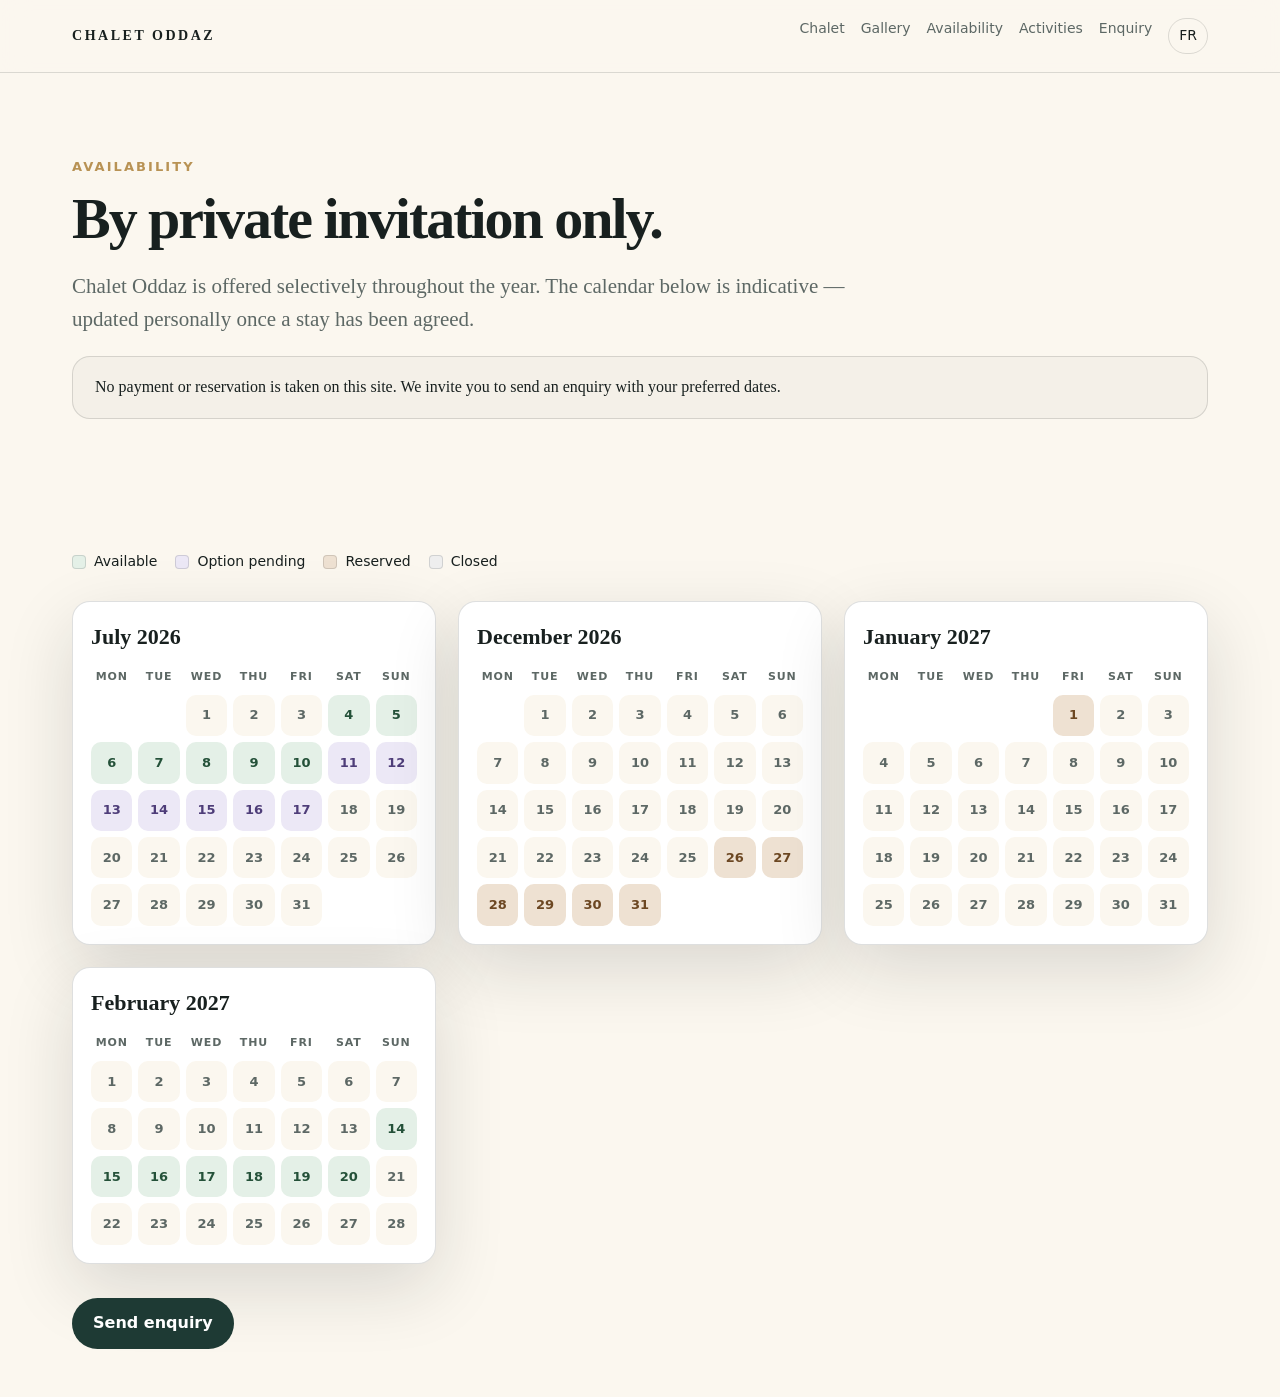
<file: availability/index.html>
<!doctype html>
<html lang="en">
<head>
  <meta charset="utf-8" />
  <meta name="viewport" content="width=device-width, initial-scale=1" />
  <title>Availability | Chalet Oddaz Samoëns</title>
  <meta name="description" content="Chalet Oddaz is offered selectively throughout the year. Enquire privately for your preferred dates." />
  <link rel="stylesheet" href="/assets/styles.css" />
  <link rel="alternate" hreflang="en" href="/" />
  <link rel="alternate" hreflang="fr" href="/fr/" />
</head>
<body>
<header class="site-header">
  <nav class="nav" aria-label="Main navigation">
    <a class="brand" href="/">Chalet Oddaz</a>
    <div class="nav-links">
      <a href="/chalet/">Chalet</a>
      <a href="/gallery/">Gallery</a>
      <a href="/availability/">Availability</a>
      <a href="/location/">Activities</a>
      <a href="/enquiry/">Enquiry</a>
      <a class="lang" href="/fr/disponibilites/">FR</a>
    </div>
  </nav>
</header>

<main><section class="section"><p class="kicker">Availability</p><h2>By private invitation only.</h2><p class="lead">Chalet Oddaz is offered selectively throughout the year. The calendar below is indicative — updated personally once a stay has been agreed.</p><div class="notice">No payment or reservation is taken on this site. We invite you to send an enquiry with your preferred dates.</div></section>
<section class="section tight">
  <div data-availability-calendar class="availability-calendar">
    <p class="muted">Loading availability…</p>
  </div>
  <div class="actions"><a class="button dark" href="/enquiry/">Send enquiry</a></div>
</section></main>
<script src="/assets/site.js"></script>
</body>
</html>
</file>
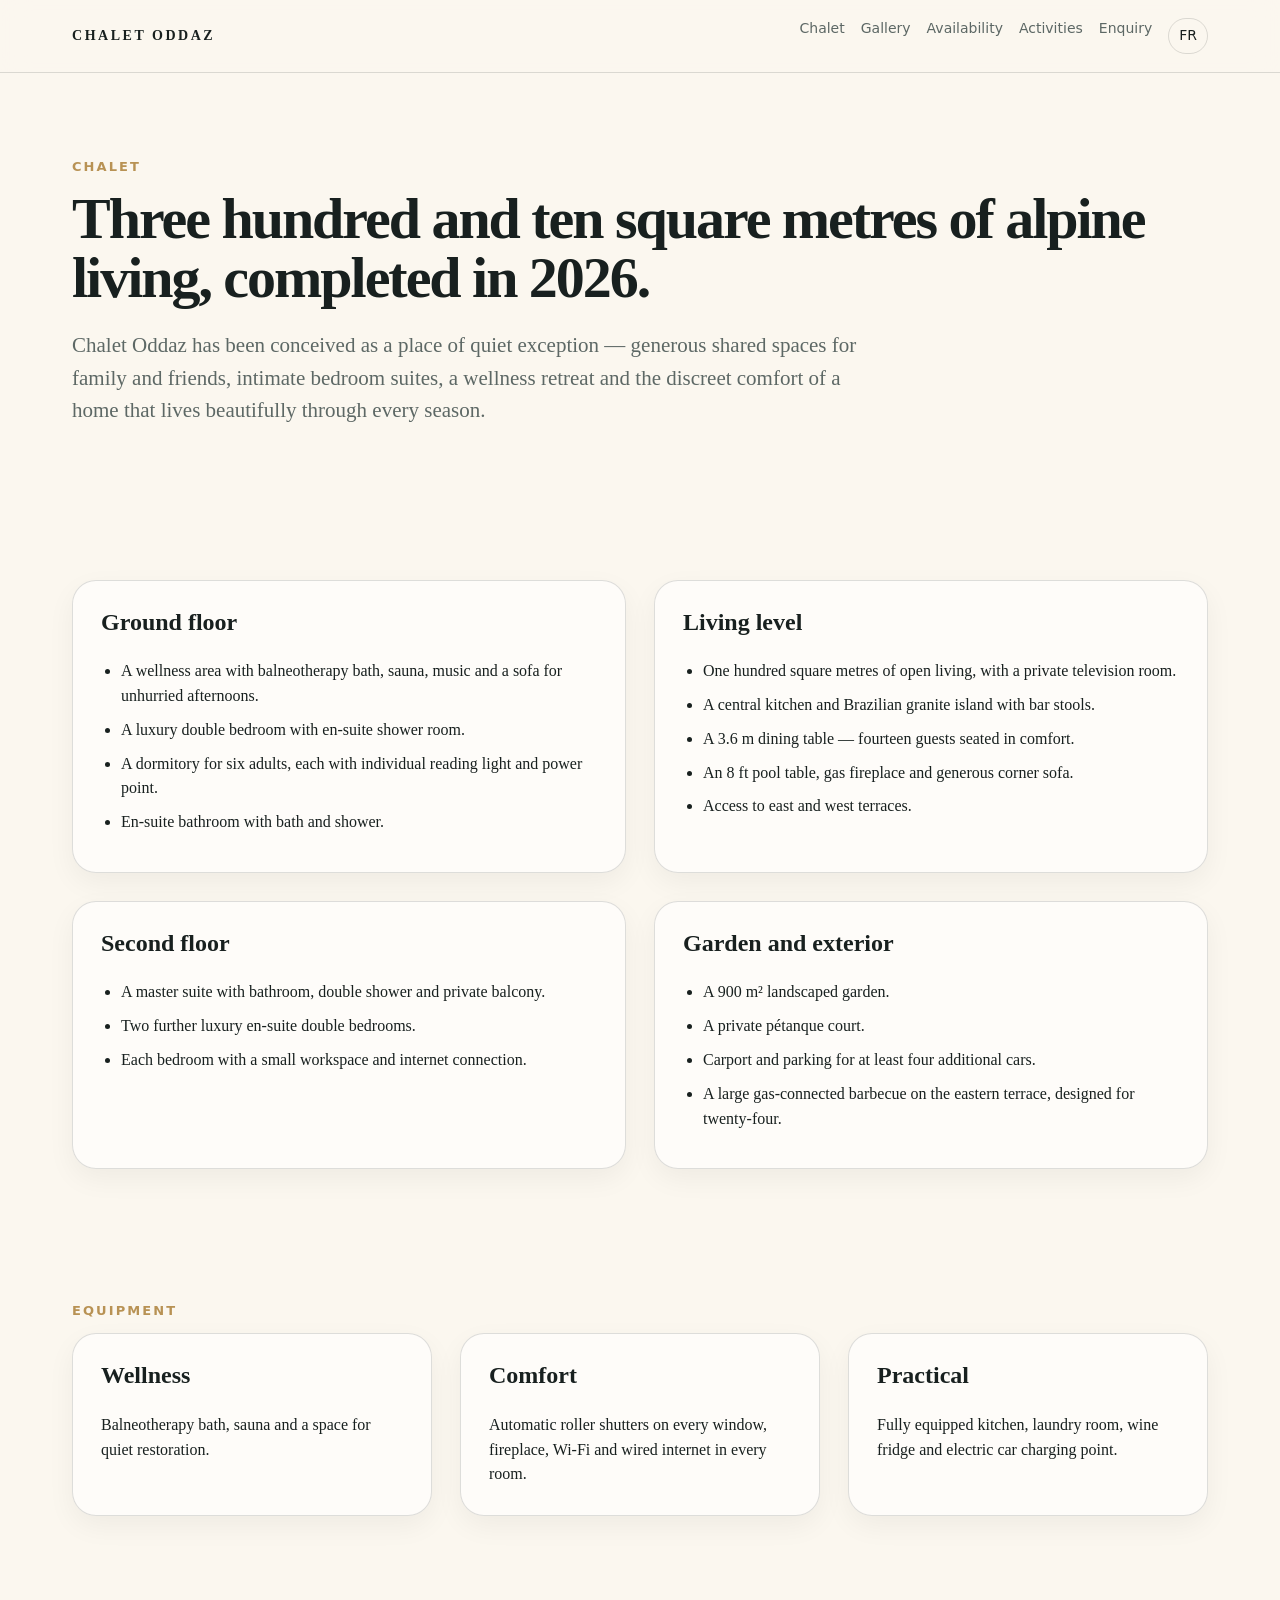
<file: chalet/index.html>
<!doctype html>
<html lang="en">
<head>
  <meta charset="utf-8" />
  <meta name="viewport" content="width=device-width, initial-scale=1" />
  <title>Chalet | Chalet Oddaz Samoëns</title>
  <meta name="description" content="Discover Chalet Oddaz — 310 m² of refined alpine living: bedrooms, shared spaces, wellness area, garden and the quiet art of gathering." />
  <link rel="stylesheet" href="/assets/styles.css" />
  <link rel="alternate" hreflang="en" href="/" />
  <link rel="alternate" hreflang="fr" href="/fr/" />
</head>
<body>
<header class="site-header">
  <nav class="nav" aria-label="Main navigation">
    <a class="brand" href="/">Chalet Oddaz</a>
    <div class="nav-links">
      <a href="/chalet/">Chalet</a>
      <a href="/gallery/">Gallery</a>
      <a href="/availability/">Availability</a>
      <a href="/location/">Activities</a>
      <a href="/enquiry/">Enquiry</a>
      <a class="lang" href="/fr/chalet/">FR</a>
    </div>
  </nav>
</header>

<main>
<section class="section">
  <p class="kicker">Chalet</p>
  <h2>Three hundred and ten square metres of alpine living, completed in 2026.</h2>
  <p class="lead">Chalet Oddaz has been conceived as a place of quiet exception — generous shared spaces for family and friends, intimate bedroom suites, a wellness retreat and the discreet comfort of a home that lives beautifully through every season.</p>
</section>
<section class="section tight grid two">
  <div class="card"><h3>Ground floor</h3><ul class="list-clean"><li>A wellness area with balneotherapy bath, sauna, music and a sofa for unhurried afternoons.</li><li>A luxury double bedroom with en-suite shower room.</li><li>A dormitory for six adults, each with individual reading light and power point.</li><li>En-suite bathroom with bath and shower.</li></ul></div>
  <div class="card"><h3>Living level</h3><ul class="list-clean"><li>One hundred square metres of open living, with a private television room.</li><li>A central kitchen and Brazilian granite island with bar stools.</li><li>A 3.6 m dining table — fourteen guests seated in comfort.</li><li>An 8 ft pool table, gas fireplace and generous corner sofa.</li><li>Access to east and west terraces.</li></ul></div>
  <div class="card"><h3>Second floor</h3><ul class="list-clean"><li>A master suite with bathroom, double shower and private balcony.</li><li>Two further luxury en-suite double bedrooms.</li><li>Each bedroom with a small workspace and internet connection.</li></ul></div>
  <div class="card"><h3>Garden and exterior</h3><ul class="list-clean"><li>A 900 m² landscaped garden.</li><li>A private pétanque court.</li><li>Carport and parking for at least four additional cars.</li><li>A large gas-connected barbecue on the eastern terrace, designed for twenty-four.</li></ul></div>
</section>
<section class="section">
  <p class="kicker">Equipment</p>
  <div class="grid three">
    <div class="card"><h3>Wellness</h3><p>Balneotherapy bath, sauna and a space for quiet restoration.</p></div>
    <div class="card"><h3>Comfort</h3><p>Automatic roller shutters on every window, fireplace, Wi‑Fi and wired internet in every room.</p></div>
    <div class="card"><h3>Practical</h3><p>Fully equipped kitchen, laundry room, wine fridge and electric car charging point.</p></div>
  </div>
</section>
</main>

<script src="/assets/site.js"></script>
</body>
</html>
</file>
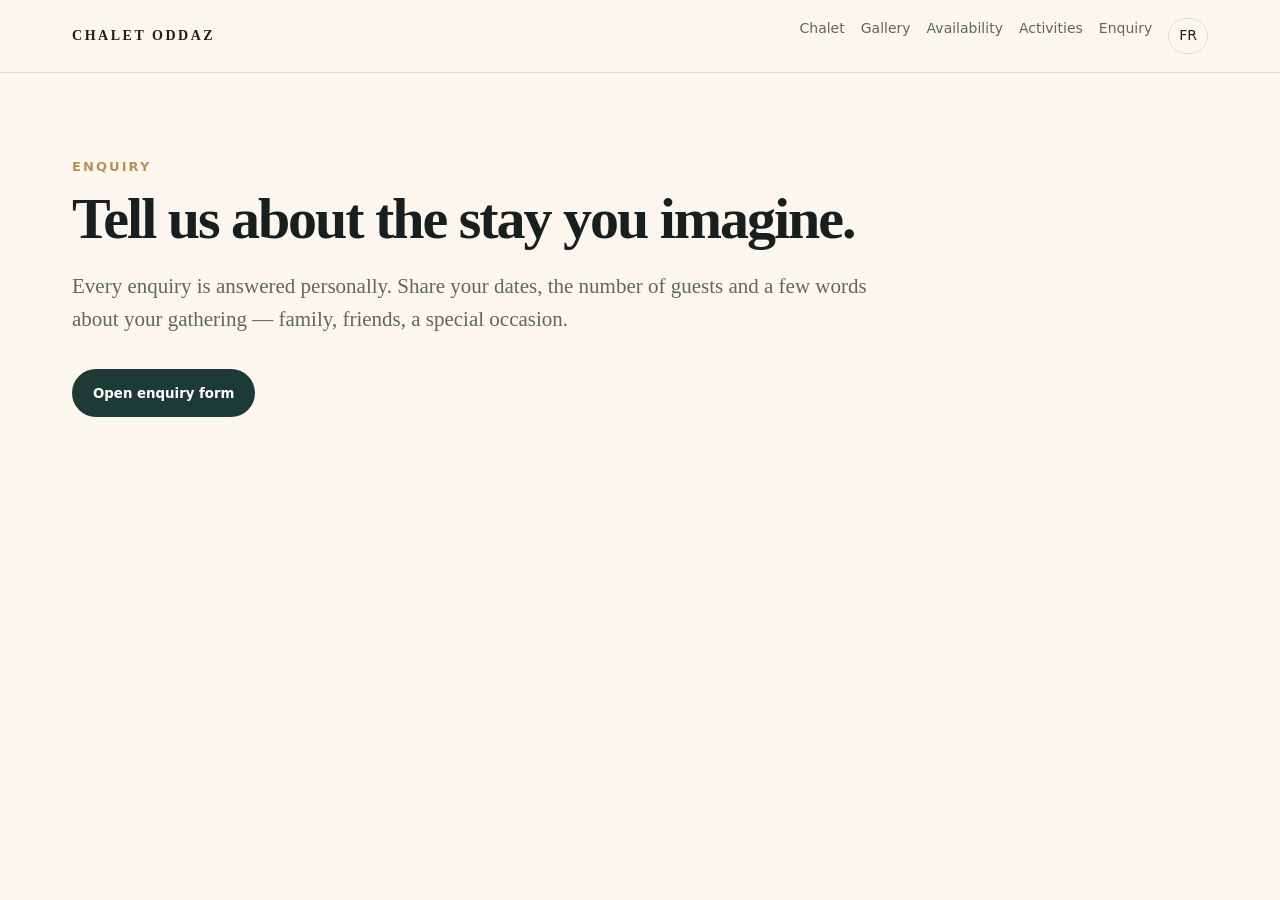
<file: enquiry/index.html>
<!doctype html>
<html lang="en">
<head>
  <meta charset="utf-8" />
  <meta name="viewport" content="width=device-width, initial-scale=1" />
  <title>Rental Enquiry | Chalet Oddaz Samoëns</title>
  <meta name="description" content="Send a private enquiry to stay at Chalet Oddaz in Samoëns — we welcome your dates and a few words about your gathering." />
  <link rel="stylesheet" href="/assets/styles.css" />
  <link rel="alternate" hreflang="en" href="/" />
  <link rel="alternate" hreflang="fr" href="/fr/" />
</head>
<body>
<header class="site-header">
  <nav class="nav" aria-label="Main navigation">
    <a class="brand" href="/">Chalet Oddaz</a>
    <div class="nav-links">
      <a href="/chalet/">Chalet</a>
      <a href="/gallery/">Gallery</a>
      <a href="/availability/">Availability</a>
      <a href="/location/">Activities</a>
      <a href="/enquiry/">Enquiry</a>
      <a class="lang" href="/fr/demande/">FR</a>
    </div>
  </nav>
</header>

<main>
  <section class="section">
    <p class="kicker">Enquiry</p>
    <h2>Tell us about the stay you imagine.</h2>
    <p class="lead">Every enquiry is answered personally. Share your dates, the number of guests and a few words about your gathering — family, friends, a special occasion.</p>
    <div class="actions">
      <button type="button" class="button dark" data-open-enquiry>Open enquiry form</button>
    </div>
  </section>
</main>

<dialog class="enquiry-dialog" data-enquiry-dialog>
  <div class="enquiry-dialog-inner">
    <button type="button" class="enquiry-close" data-close-enquiry aria-label="Close form">&times;</button>
    <h3>Enquiry form</h3>
    <p class="muted">All fields marked with * are required.</p>
    <form class="enquiry-form" data-enquiry-form data-contact-email="hh2015ltd@gmail.com">
      <div class="form-field">
        <label for="enquiry-name">Name *</label>
        <input id="enquiry-name" name="name" type="text" autocomplete="name" required />
      </div>
      <div class="form-field">
        <label for="enquiry-email">Email *</label>
        <input id="enquiry-email" name="email" type="email" autocomplete="email" required />
      </div>
      <div class="form-field">
        <label for="enquiry-phone">Phone</label>
        <input id="enquiry-phone" name="phone" type="tel" autocomplete="tel" />
      </div>
      <div class="form-grid two">
        <div class="form-field">
          <label for="enquiry-arrival">Arrival date *</label>
          <input id="enquiry-arrival" name="arrival" type="date" required />
        </div>
        <div class="form-field">
          <label for="enquiry-departure">Departure date *</label>
          <input id="enquiry-departure" name="departure" type="date" required />
        </div>
      </div>
      <div class="form-field">
        <label for="enquiry-guests">Number of guests *</label>
        <input id="enquiry-guests" name="guests" type="number" min="1" max="14" required />
      </div>
      <div class="form-field">
        <label for="enquiry-message">Message *</label>
        <textarea id="enquiry-message" name="message" rows="5" required></textarea>
      </div>
      <p class="form-feedback" data-enquiry-feedback hidden></p>
      <div class="actions">
        <button type="submit" class="button dark">Send enquiry</button>
        <button type="button" class="button light" data-close-enquiry>Cancel</button>
      </div>
    </form>
  </div>
</dialog>
<script src="/assets/site.js"></script>
</body>
</html>
</file>
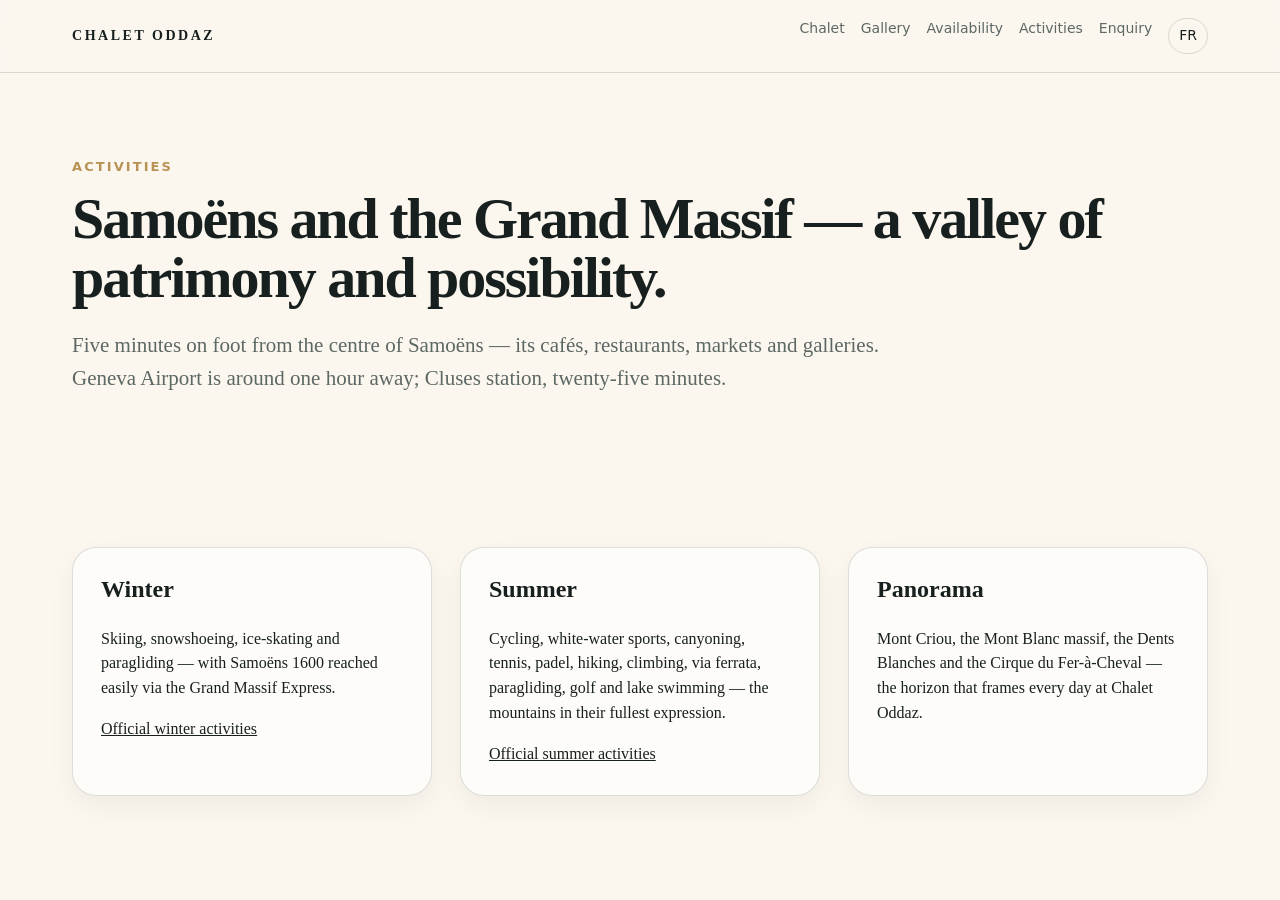
<file: location/index.html>
<!doctype html>
<html lang="en">
<head>
  <meta charset="utf-8" />
  <meta name="viewport" content="width=device-width, initial-scale=1" />
  <title>Activities | Chalet Oddaz Samoëns</title>
  <meta name="description" content="Winter and summer in Samoëns — skiing, hiking and the open valley panorama from Chalet Oddaz, five minutes from the village heart." />
  <link rel="stylesheet" href="/assets/styles.css" />
  <link rel="alternate" hreflang="en" href="/" />
  <link rel="alternate" hreflang="fr" href="/fr/" />
</head>
<body>
<header class="site-header">
  <nav class="nav" aria-label="Main navigation">
    <a class="brand" href="/">Chalet Oddaz</a>
    <div class="nav-links">
      <a href="/chalet/">Chalet</a>
      <a href="/gallery/">Gallery</a>
      <a href="/availability/">Availability</a>
      <a href="/location/">Activities</a>
      <a href="/enquiry/">Enquiry</a>
      <a class="lang" href="/fr/localisation/">FR</a>
    </div>
  </nav>
</header>

<main><section class="section"><p class="kicker">Activities</p><h2>Samoëns and the Grand Massif — a valley of patrimony and possibility.</h2><p class="lead">Five minutes on foot from the centre of Samoëns — its cafés, restaurants, markets and galleries. Geneva Airport is around one hour away; Cluses station, twenty-five minutes.</p></section>
<section class="section tight grid three"><div class="card"><h3>Winter</h3><p>Skiing, snowshoeing, ice-skating and paragliding — with Samoëns 1600 reached easily via the Grand Massif Express.</p><p><a href="https://www.samoens.com/en/activities-in-samoens/winter-activities-2/">Official winter activities</a></p></div><div class="card"><h3>Summer</h3><p>Cycling, white-water sports, canyoning, tennis, padel, hiking, climbing, via ferrata, paragliding, golf and lake swimming — the mountains in their fullest expression.</p><p><a href="https://www.samoens.com/en/activities-in-samoens/enjoy-a-great-summer-in-the-mountains/">Official summer activities</a></p></div><div class="card"><h3>Panorama</h3><p>Mont Criou, the Mont Blanc massif, the Dents Blanches and the Cirque du Fer-à-Cheval — the horizon that frames every day at Chalet Oddaz.</p></div></section></main>
<script src="/assets/site.js"></script>
</body>
</html>
</file>
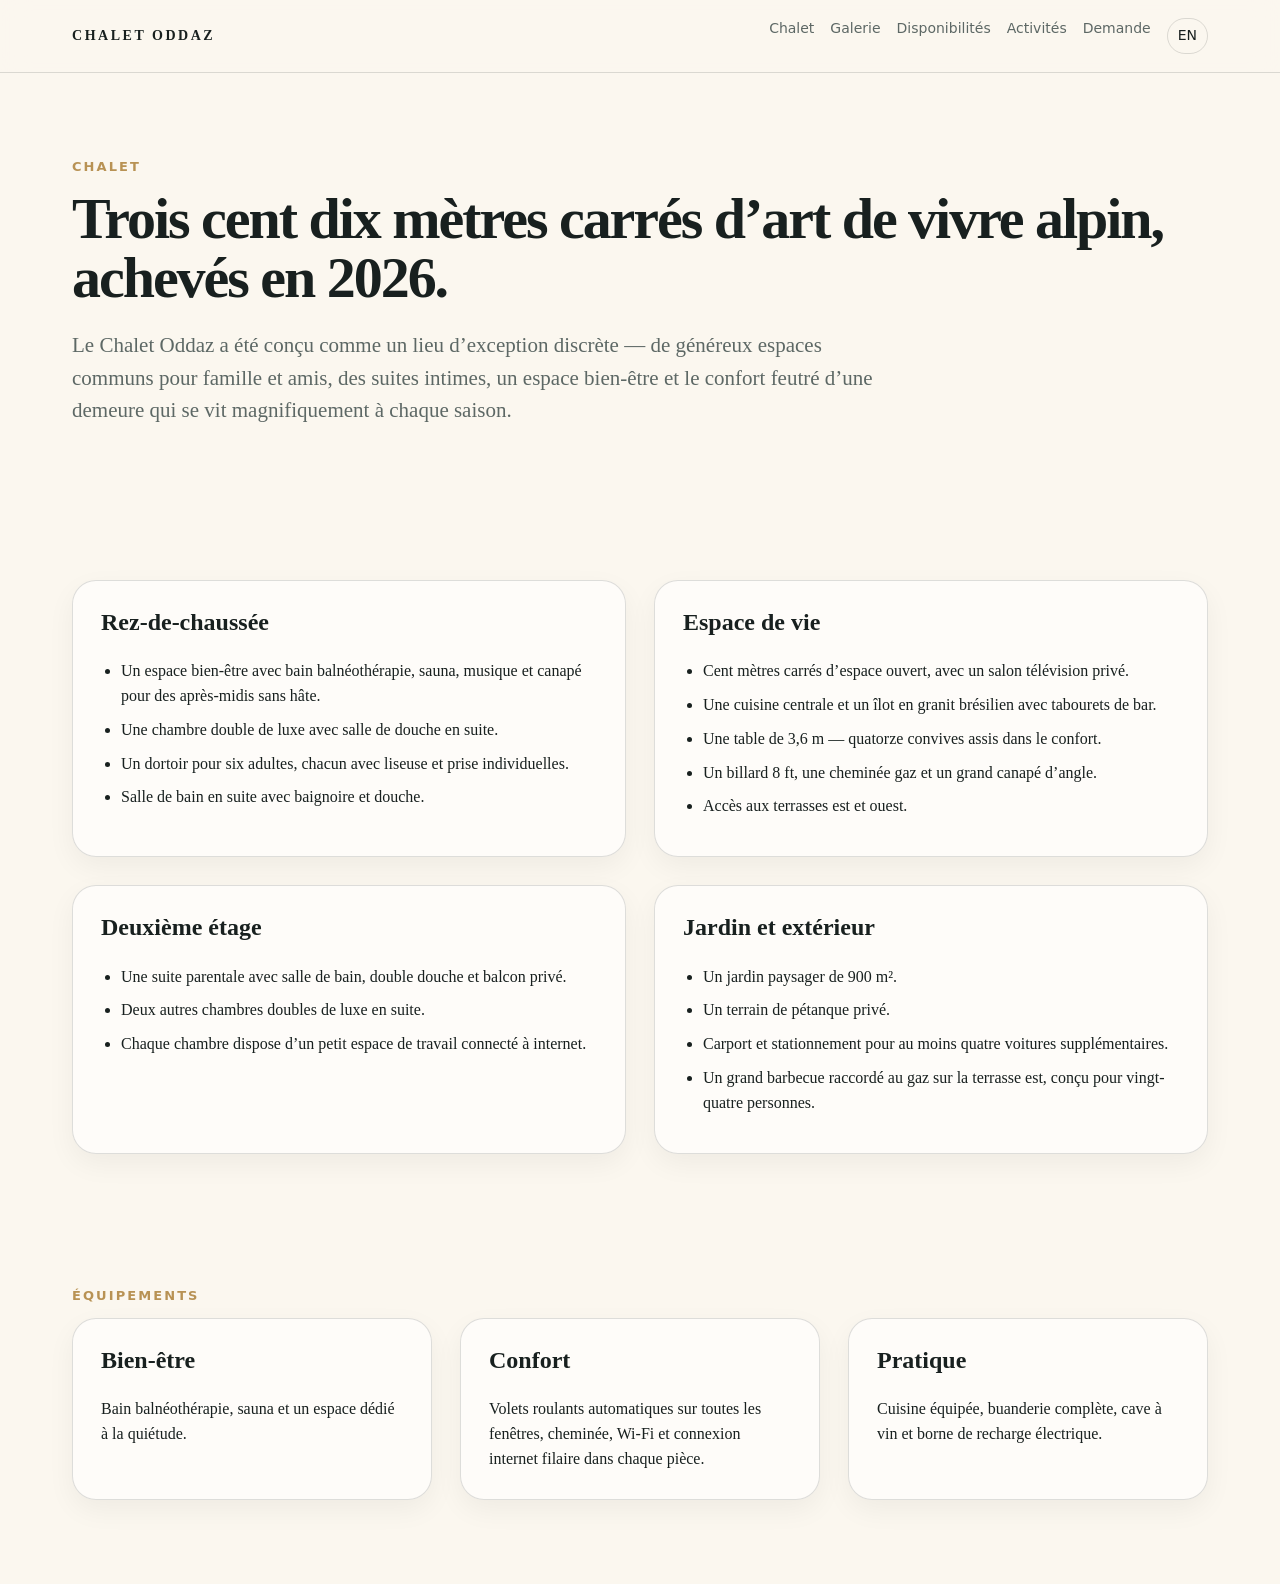
<file: fr/chalet/index.html>
<!doctype html>
<html lang="fr">
<head>
  <meta charset="utf-8" />
  <meta name="viewport" content="width=device-width, initial-scale=1" />
  <title>Chalet | Chalet Oddaz Samoëns</title>
  <meta name="description" content="Découvrez le Chalet Oddaz — 310 m² d’art de vivre alpin : chambres, espaces de vie, espace bien-être, jardin et l’intimité des retrouvailles." />
  <link rel="stylesheet" href="/assets/styles.css" />
  <link rel="alternate" hreflang="en" href="/" />
  <link rel="alternate" hreflang="fr" href="/fr/" />
</head>
<body>
<header class="site-header">
  <nav class="nav" aria-label="Main navigation">
    <a class="brand" href="/fr/">Chalet Oddaz</a>
    <div class="nav-links">
      <a href="/fr/chalet/">Chalet</a>
      <a href="/fr/galerie/">Galerie</a>
      <a href="/fr/disponibilites/">Disponibilités</a>
      <a href="/fr/localisation/">Activités</a>
      <a href="/fr/demande/">Demande</a>
      <a class="lang" href="/chalet/">EN</a>
    </div>
  </nav>
</header>

<main>
<section class="section">
  <p class="kicker">Chalet</p>
  <h2>Trois cent dix mètres carrés d’art de vivre alpin, achevés en 2026.</h2>
  <p class="lead">Le Chalet Oddaz a été conçu comme un lieu d’exception discrète — de généreux espaces communs pour famille et amis, des suites intimes, un espace bien-être et le confort feutré d’une demeure qui se vit magnifiquement à chaque saison.</p>
</section>
<section class="section tight grid two">
  <div class="card"><h3>Rez-de-chaussée</h3><ul class="list-clean"><li>Un espace bien-être avec bain balnéothérapie, sauna, musique et canapé pour des après-midis sans hâte.</li><li>Une chambre double de luxe avec salle de douche en suite.</li><li>Un dortoir pour six adultes, chacun avec liseuse et prise individuelles.</li><li>Salle de bain en suite avec baignoire et douche.</li></ul></div>
  <div class="card"><h3>Espace de vie</h3><ul class="list-clean"><li>Cent mètres carrés d’espace ouvert, avec un salon télévision privé.</li><li>Une cuisine centrale et un îlot en granit brésilien avec tabourets de bar.</li><li>Une table de 3,6 m — quatorze convives assis dans le confort.</li><li>Un billard 8 ft, une cheminée gaz et un grand canapé d’angle.</li><li>Accès aux terrasses est et ouest.</li></ul></div>
  <div class="card"><h3>Deuxième étage</h3><ul class="list-clean"><li>Une suite parentale avec salle de bain, double douche et balcon privé.</li><li>Deux autres chambres doubles de luxe en suite.</li><li>Chaque chambre dispose d’un petit espace de travail connecté à internet.</li></ul></div>
  <div class="card"><h3>Jardin et extérieur</h3><ul class="list-clean"><li>Un jardin paysager de 900 m².</li><li>Un terrain de pétanque privé.</li><li>Carport et stationnement pour au moins quatre voitures supplémentaires.</li><li>Un grand barbecue raccordé au gaz sur la terrasse est, conçu pour vingt-quatre personnes.</li></ul></div>
</section>
<section class="section">
  <p class="kicker">Équipements</p>
  <div class="grid three">
    <div class="card"><h3>Bien-être</h3><p>Bain balnéothérapie, sauna et un espace dédié à la quiétude.</p></div>
    <div class="card"><h3>Confort</h3><p>Volets roulants automatiques sur toutes les fenêtres, cheminée, Wi‑Fi et connexion internet filaire dans chaque pièce.</p></div>
    <div class="card"><h3>Pratique</h3><p>Cuisine équipée, buanderie complète, cave à vin et borne de recharge électrique.</p></div>
  </div>
</section>
</main>

<script src="/assets/site.js"></script>
</body>
</html>
</file>
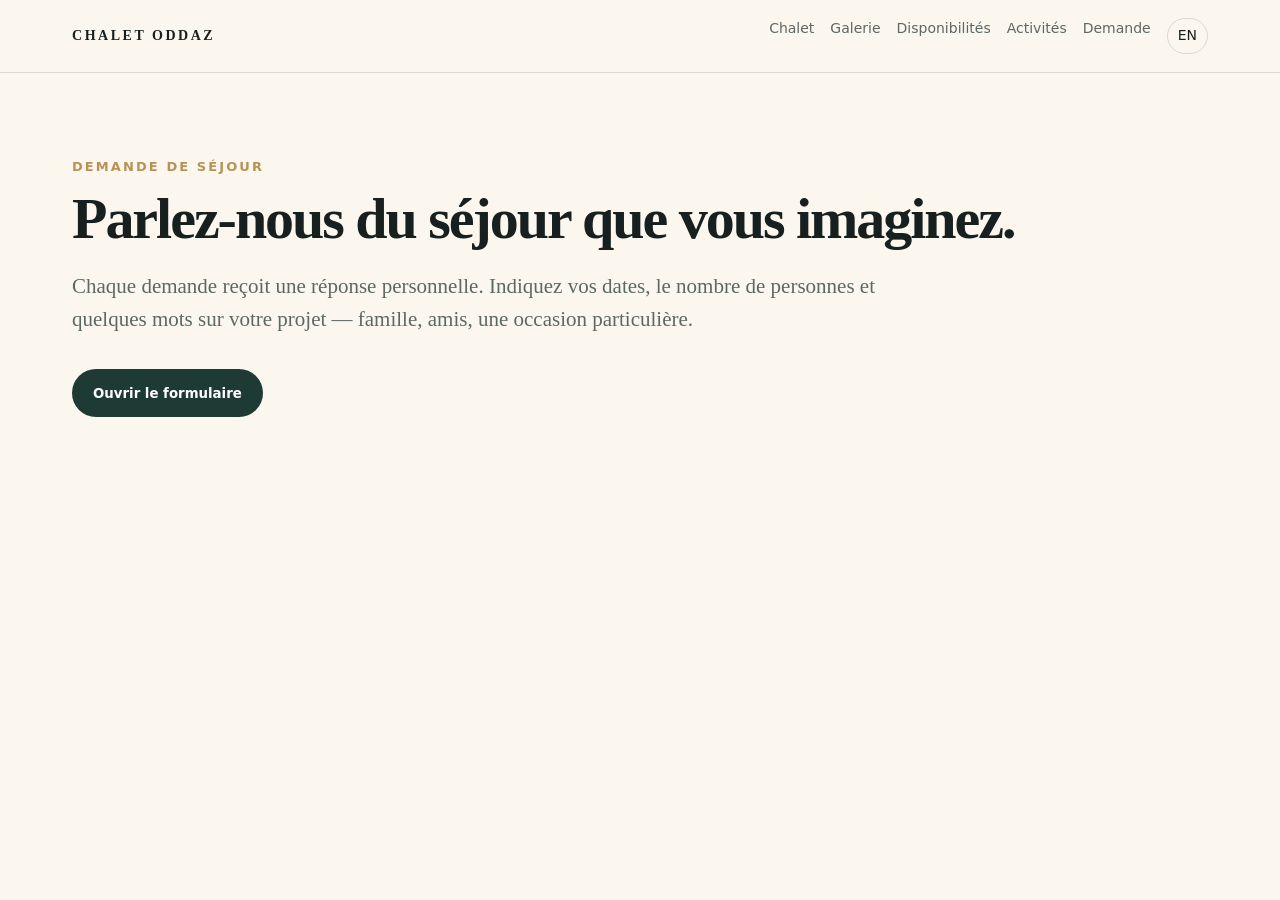
<file: fr/demande/index.html>
<!doctype html>
<html lang="fr">
<head>
  <meta charset="utf-8" />
  <meta name="viewport" content="width=device-width, initial-scale=1" />
  <title>Demande de séjour | Chalet Oddaz Samoëns</title>
  <meta name="description" content="Envoyez une demande privée pour séjourner au Chalet Oddaz à Samoëns — vos dates et quelques mots sur votre projet de séjour." />
  <link rel="stylesheet" href="/assets/styles.css" />
  <link rel="alternate" hreflang="en" href="/" />
  <link rel="alternate" hreflang="fr" href="/fr/" />
</head>
<body>
<header class="site-header">
  <nav class="nav" aria-label="Main navigation">
    <a class="brand" href="/fr/">Chalet Oddaz</a>
    <div class="nav-links">
      <a href="/fr/chalet/">Chalet</a>
      <a href="/fr/galerie/">Galerie</a>
      <a href="/fr/disponibilites/">Disponibilités</a>
      <a href="/fr/localisation/">Activités</a>
      <a href="/fr/demande/">Demande</a>
      <a class="lang" href="/enquiry/">EN</a>
    </div>
  </nav>
</header>

<main>
  <section class="section">
    <p class="kicker">Demande de séjour</p>
    <h2>Parlez-nous du séjour que vous imaginez.</h2>
    <p class="lead">Chaque demande reçoit une réponse personnelle. Indiquez vos dates, le nombre de personnes et quelques mots sur votre projet — famille, amis, une occasion particulière.</p>
    <div class="actions">
      <button type="button" class="button dark" data-open-enquiry>Ouvrir le formulaire</button>
    </div>
  </section>
</main>

<dialog class="enquiry-dialog" data-enquiry-dialog>
  <div class="enquiry-dialog-inner">
    <button type="button" class="enquiry-close" data-close-enquiry aria-label="Fermer le formulaire">&times;</button>
    <h3>Formulaire de demande</h3>
    <p class="muted">Les champs marqués d’un * sont obligatoires.</p>
    <form class="enquiry-form" data-enquiry-form data-contact-email="hh2015ltd@gmail.com">
      <div class="form-field">
        <label for="enquiry-name">Nom *</label>
        <input id="enquiry-name" name="name" type="text" autocomplete="name" required />
      </div>
      <div class="form-field">
        <label for="enquiry-email">E-mail *</label>
        <input id="enquiry-email" name="email" type="email" autocomplete="email" required />
      </div>
      <div class="form-field">
        <label for="enquiry-phone">Téléphone</label>
        <input id="enquiry-phone" name="phone" type="tel" autocomplete="tel" />
      </div>
      <div class="form-grid two">
        <div class="form-field">
          <label for="enquiry-arrival">Date d’arrivée *</label>
          <input id="enquiry-arrival" name="arrival" type="date" required />
        </div>
        <div class="form-field">
          <label for="enquiry-departure">Date de départ *</label>
          <input id="enquiry-departure" name="departure" type="date" required />
        </div>
      </div>
      <div class="form-field">
        <label for="enquiry-guests">Nombre de personnes *</label>
        <input id="enquiry-guests" name="guests" type="number" min="1" max="14" required />
      </div>
      <div class="form-field">
        <label for="enquiry-message">Message *</label>
        <textarea id="enquiry-message" name="message" rows="5" required></textarea>
      </div>
      <p class="form-feedback" data-enquiry-feedback hidden></p>
      <div class="actions">
        <button type="submit" class="button dark">Envoyer la demande</button>
        <button type="button" class="button light" data-close-enquiry>Annuler</button>
      </div>
    </form>
  </div>
</dialog>
<script src="/assets/site.js"></script>
</body>
</html>
</file>
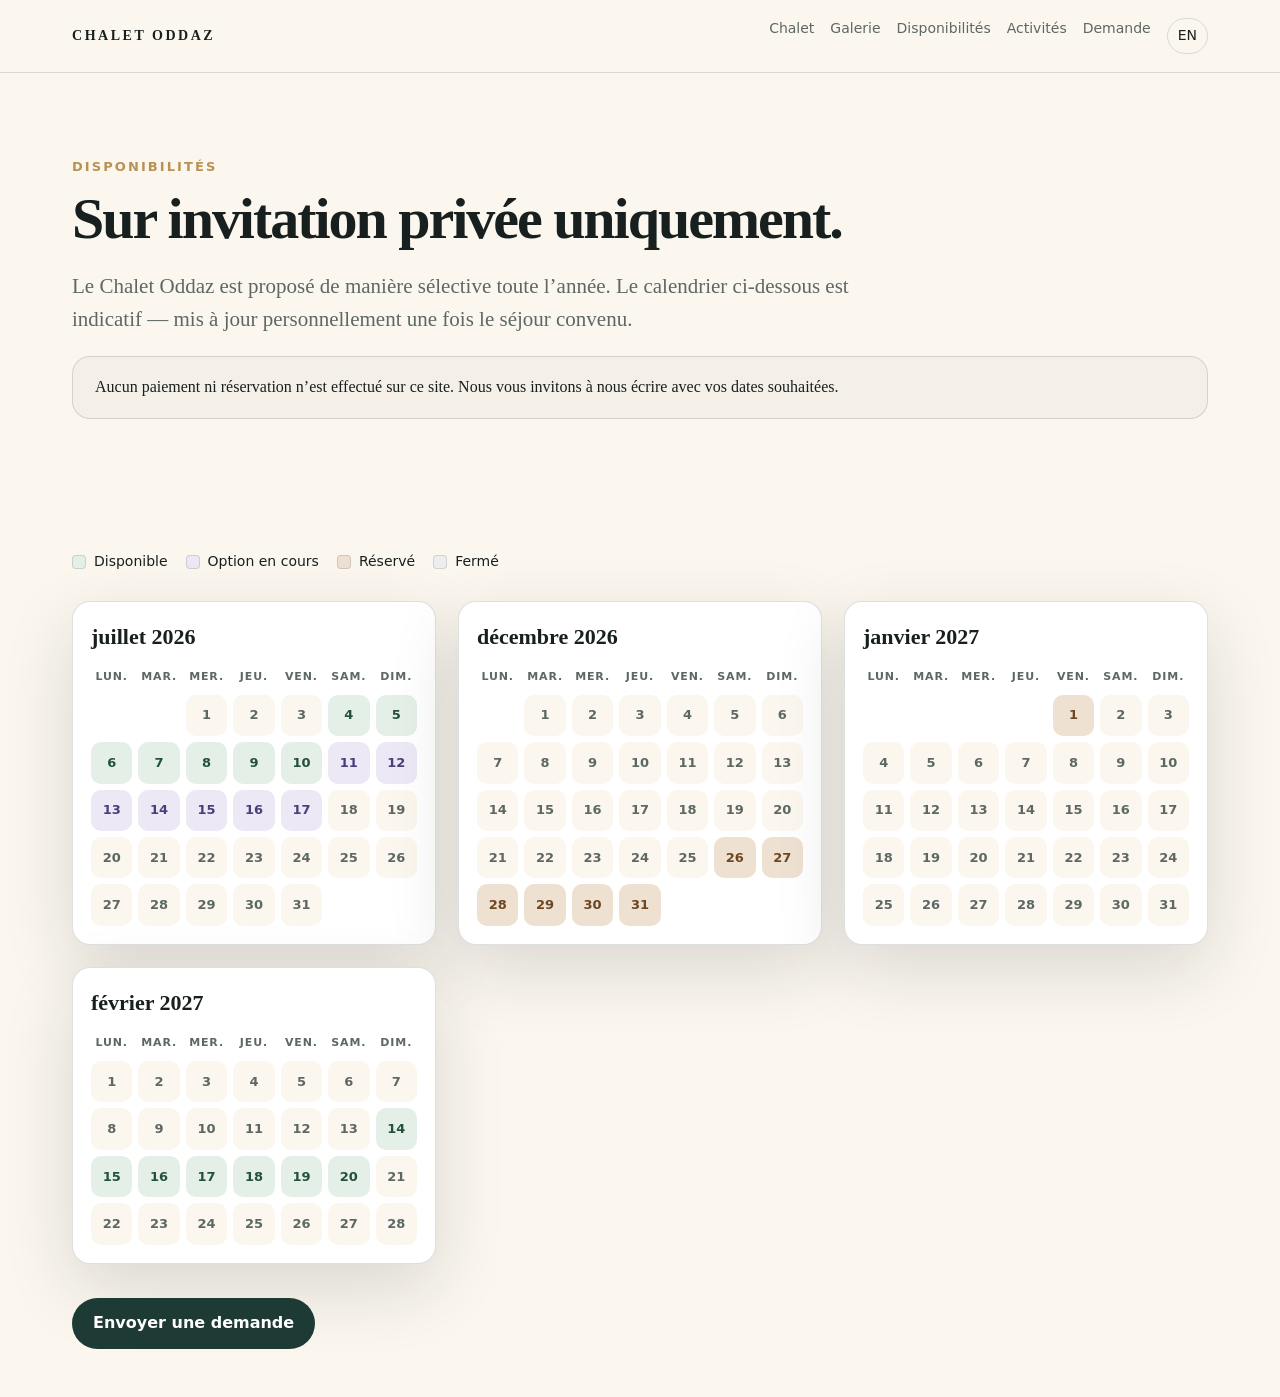
<file: fr/disponibilites/index.html>
<!doctype html>
<html lang="fr">
<head>
  <meta charset="utf-8" />
  <meta name="viewport" content="width=device-width, initial-scale=1" />
  <title>Disponibilités | Chalet Oddaz Samoëns</title>
  <meta name="description" content="Le Chalet Oddaz est proposé de manière sélective toute l’année. Contactez-nous pour vos dates souhaitées." />
  <link rel="stylesheet" href="/assets/styles.css" />
  <link rel="alternate" hreflang="en" href="/" />
  <link rel="alternate" hreflang="fr" href="/fr/" />
</head>
<body>
<header class="site-header">
  <nav class="nav" aria-label="Main navigation">
    <a class="brand" href="/fr/">Chalet Oddaz</a>
    <div class="nav-links">
      <a href="/fr/chalet/">Chalet</a>
      <a href="/fr/galerie/">Galerie</a>
      <a href="/fr/disponibilites/">Disponibilités</a>
      <a href="/fr/localisation/">Activités</a>
      <a href="/fr/demande/">Demande</a>
      <a class="lang" href="/availability/">EN</a>
    </div>
  </nav>
</header>

<main><section class="section"><p class="kicker">Disponibilités</p><h2>Sur invitation privée uniquement.</h2><p class="lead">Le Chalet Oddaz est proposé de manière sélective toute l’année. Le calendrier ci-dessous est indicatif — mis à jour personnellement une fois le séjour convenu.</p><div class="notice">Aucun paiement ni réservation n’est effectué sur ce site. Nous vous invitons à nous écrire avec vos dates souhaitées.</div></section>
<section class="section tight">
  <div data-availability-calendar class="availability-calendar">
    <p class="muted">Chargement des disponibilités…</p>
  </div>
  <div class="actions"><a class="button dark" href="/fr/demande/">Envoyer une demande</a></div>
</section></main>
<script src="/assets/site.js"></script>
</body>
</html>
</file>
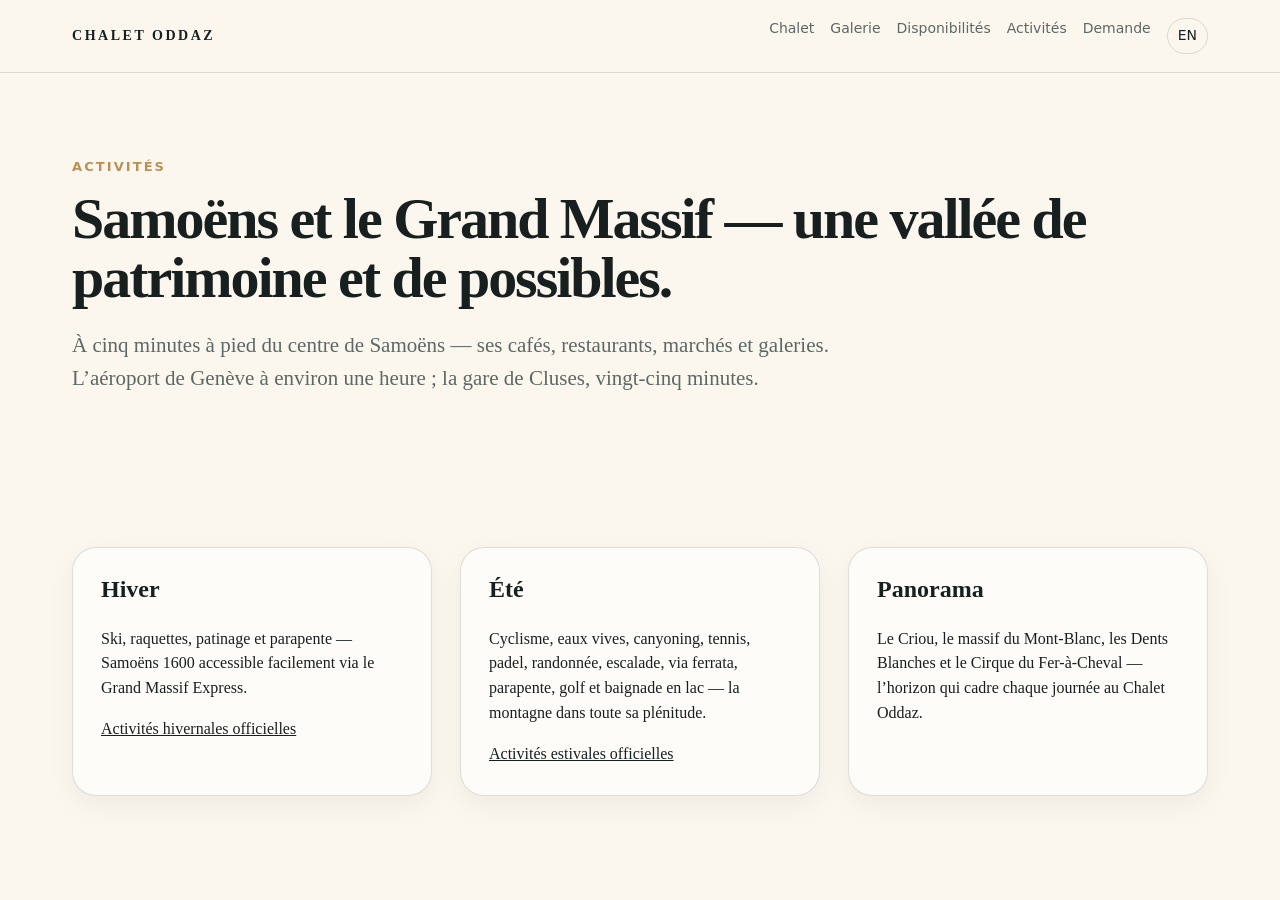
<file: fr/localisation/index.html>
<!doctype html>
<html lang="fr">
<head>
  <meta charset="utf-8" />
  <meta name="viewport" content="width=device-width, initial-scale=1" />
  <title>Activités | Chalet Oddaz Samoëns</title>
  <meta name="description" content="Hiver et été à Samoëns — ski, randonnée et panorama sur la vallée depuis le Chalet Oddaz, à cinq minutes du cœur du village." />
  <link rel="stylesheet" href="/assets/styles.css" />
  <link rel="alternate" hreflang="en" href="/" />
  <link rel="alternate" hreflang="fr" href="/fr/" />
</head>
<body>
<header class="site-header">
  <nav class="nav" aria-label="Main navigation">
    <a class="brand" href="/fr/">Chalet Oddaz</a>
    <div class="nav-links">
      <a href="/fr/chalet/">Chalet</a>
      <a href="/fr/galerie/">Galerie</a>
      <a href="/fr/disponibilites/">Disponibilités</a>
      <a href="/fr/localisation/">Activités</a>
      <a href="/fr/demande/">Demande</a>
      <a class="lang" href="/location/">EN</a>
    </div>
  </nav>
</header>

<main><section class="section"><p class="kicker">Activités</p><h2>Samoëns et le Grand Massif — une vallée de patrimoine et de possibles.</h2><p class="lead">À cinq minutes à pied du centre de Samoëns — ses cafés, restaurants, marchés et galeries. L’aéroport de Genève à environ une heure ; la gare de Cluses, vingt-cinq minutes.</p></section>
<section class="section tight grid three"><div class="card"><h3>Hiver</h3><p>Ski, raquettes, patinage et parapente — Samoëns 1600 accessible facilement via le Grand Massif Express.</p><p><a href="https://www.samoens.com/en/activities-in-samoens/winter-activities-2/">Activités hivernales officielles</a></p></div><div class="card"><h3>Été</h3><p>Cyclisme, eaux vives, canyoning, tennis, padel, randonnée, escalade, via ferrata, parapente, golf et baignade en lac — la montagne dans toute sa plénitude.</p><p><a href="https://www.samoens.com/en/activities-in-samoens/enjoy-a-great-summer-in-the-mountains/">Activités estivales officielles</a></p></div><div class="card"><h3>Panorama</h3><p>Le Criou, le massif du Mont-Blanc, les Dents Blanches et le Cirque du Fer-à-Cheval — l’horizon qui cadre chaque journée au Chalet Oddaz.</p></div></section></main>
<script src="/assets/site.js"></script>
</body>
</html>
</file>
<file: assets/styles.css>
:root {
  --ink: #18201f;
  --muted: #5d6865;
  --stone: #f4f0e8;
  --stone-2: #e8dfd1;
  --cream: #fbf7ef;
  --pine: #1e3a34;
  --pine-2: #2d5a4e;
  --gold: #b89254;
  --line: rgba(24, 32, 31, .14);
  --white: #ffffff;
  --shadow: 0 24px 70px rgba(20, 28, 27, .14);
  --radius: 24px;
  font-family: ui-serif, Georgia, Cambria, "Times New Roman", Times, serif;
}

* { box-sizing: border-box; }
html { scroll-behavior: smooth; }
body {
  margin: 0;
  color: var(--ink);
  background: var(--cream);
  line-height: 1.55;
}
a { color: inherit; }
img { max-width: 100%; display: block; }

.site-header {
  position: sticky;
  top: 0;
  z-index: 10;
  background: rgba(251, 247, 239, .90);
  border-bottom: 1px solid var(--line);
  backdrop-filter: blur(14px);
}
.nav {
  max-width: 1180px;
  margin: 0 auto;
  padding: 18px 22px;
  display: flex;
  align-items: center;
  justify-content: space-between;
  gap: 20px;
}
.brand {
  text-decoration: none;
  letter-spacing: .18em;
  text-transform: uppercase;
  font-size: 14px;
  font-weight: 700;
}
.nav-links {
  display: flex;
  flex-wrap: wrap;
  justify-content: flex-end;
  gap: 16px;
  font-family: ui-sans-serif, system-ui, -apple-system, BlinkMacSystemFont, "Segoe UI", sans-serif;
  font-size: 14px;
}
.nav-links a {
  text-decoration: none;
  color: var(--muted);
}
.nav-links a:hover { color: var(--ink); }
.lang {
  border: 1px solid var(--line);
  padding: 6px 10px;
  border-radius: 999px;
  color: var(--ink) !important;
}

.hero {
  min-height: 78vh;
  position: relative;
  display: grid;
  place-items: end center;
  padding: 48px 22px 56px;
  color: var(--white);
  overflow: hidden;
  background:
    linear-gradient(to top, rgba(15,26,24,.62) 0%, rgba(15,26,24,.16) 38%, transparent 68%),
    url('/assets/photos/IMG_6792.jpeg') center/cover no-repeat;
}
.hero::after {
  content: "";
  position: absolute;
  inset: auto 0 0 0;
  height: 28%;
  background: linear-gradient(transparent, rgba(0,0,0,.12));
}
.hero-inner {
  position: relative;
  z-index: 1;
  max-width: 720px;
  margin: 0 auto;
  width: min(1180px, 100%);
  text-align: center;
}
.hero-brand {
  margin: 0 0 12px;
  font-size: clamp(31px, 4.8vw, 48px);
  letter-spacing: .22em;
  text-transform: uppercase;
  font-weight: 700;
}
.hero-stars {
  margin: 0 0 18px;
  letter-spacing: .35em;
  color: var(--gold);
  font-size: 19px;
}
.eyebrow {
  font-family: ui-sans-serif, system-ui, -apple-system, BlinkMacSystemFont, "Segoe UI", sans-serif;
  text-transform: uppercase;
  letter-spacing: .18em;
  font-size: 13px;
  color: rgba(255,255,255,.82);
  margin: 0 0 18px;
}
h1 {
  margin: 0;
  font-size: clamp(46px, 8vw, 92px);
  line-height: .95;
  letter-spacing: -.04em;
  max-width: 920px;
}
.hero h1 {
  font-size: clamp(24px, 3.36vw, 34px);
  line-height: 1.3;
  letter-spacing: -.015em;
  max-width: 620px;
  margin: 0 auto;
  font-weight: 400;
}
.hero-copy {
  max-width: 560px;
  font-size: clamp(18px, 1.92vw, 20px);
  color: rgba(255,255,255,.82);
  margin: 14px auto 0;
}
.actions { display: flex; flex-wrap: wrap; gap: 14px; margin-top: 34px; }
.button {
  display: inline-flex;
  align-items: center;
  justify-content: center;
  min-height: 48px;
  padding: 12px 20px;
  border-radius: 999px;
  text-decoration: none;
  font-family: ui-sans-serif, system-ui, -apple-system, BlinkMacSystemFont, "Segoe UI", sans-serif;
  font-weight: 650;
  border: 1px solid transparent;
}
.button.primary { background: var(--white); color: var(--pine); }
.button.secondary { border-color: rgba(255,255,255,.55); color: var(--white); }
.button.dark { background: var(--pine); color: var(--white); }
.button.light { border-color: var(--line); color: var(--ink); }
button.button {
  cursor: pointer;
  font-family: ui-sans-serif, system-ui, -apple-system, BlinkMacSystemFont, "Segoe UI", sans-serif;
}

main { overflow: hidden; }
.section {
  max-width: 1180px;
  margin: 0 auto;
  padding: 84px 22px;
}
.section.tight { padding-top: 48px; padding-bottom: 48px; }
.grid { display: grid; gap: 28px; }
.grid.two { grid-template-columns: repeat(2, minmax(0, 1fr)); }
.grid.three { grid-template-columns: repeat(3, minmax(0, 1fr)); }
.grid.four { grid-template-columns: repeat(4, minmax(0, 1fr)); }
.card {
  background: rgba(255,255,255,.62);
  border: 1px solid var(--line);
  border-radius: var(--radius);
  padding: 28px;
  box-shadow: 0 10px 28px rgba(20, 28, 27, .05);
}
.card h3 { margin-top: 0; font-size: 24px; line-height: 1.1; }
.card p:last-child, .card ul:last-child { margin-bottom: 0; }
.kicker {
  font-family: ui-sans-serif, system-ui, -apple-system, BlinkMacSystemFont, "Segoe UI", sans-serif;
  text-transform: uppercase;
  letter-spacing: .16em;
  color: var(--gold);
  font-size: 13px;
  font-weight: 700;
  margin: 0 0 12px;
}
h2 {
  margin: 0 0 22px;
  font-size: clamp(32px, 5vw, 58px);
  line-height: 1.02;
  letter-spacing: -.035em;
}
.lead {
  max-width: 820px;
  font-size: 21px;
  color: var(--muted);
}
.muted { color: var(--muted); }
.glance-section {
  position: relative;
  z-index: 2;
}
.glance-section.section {
  padding-top: 48px;
}
.glance-inner {
  max-width: 1180px;
  margin: 0 auto;
}
.glance-grid {
  display: grid;
  grid-template-columns: repeat(4, minmax(0, 1fr));
  gap: 14px;
}
.glance-item {
  display: flex;
  align-items: center;
  gap: 12px;
  background: var(--white);
  border-radius: 18px;
  padding: 18px 20px;
  box-shadow: var(--shadow);
  border: 1px solid var(--line);
  font-family: ui-sans-serif, system-ui, -apple-system, BlinkMacSystemFont, "Segoe UI", sans-serif;
  font-size: 15px;
  font-weight: 600;
}
.glance-item-wide {
  align-items: flex-start;
  grid-column: span 2;
}
.glance-item-wide strong {
  display: block;
  margin-bottom: 4px;
}
.glance-item-wide .muted {
  margin: 0;
  font-weight: 400;
  font-size: 14px;
  line-height: 1.45;
}
.glance-icon {
  width: 34px;
  height: 34px;
  flex-shrink: 0;
  display: grid;
  place-items: center;
  border: 1px solid rgba(184, 146, 84, .45);
  border-radius: 50%;
  color: var(--gold);
  font-family: ui-serif, Georgia, Cambria, "Times New Roman", Times, serif;
  font-size: 12px;
  font-weight: 400;
  line-height: 1;
  letter-spacing: .02em;
}
.glance-icon-feature {
  width: 38px;
  height: 38px;
  font-size: 15px;
}
.feature-strip {
  margin-top: -42px;
  position: relative;
  z-index: 2;
}
.stats {
  max-width: 1180px;
  margin: 0 auto;
  padding: 0 22px;
  display: grid;
  grid-template-columns: repeat(4, minmax(0, 1fr));
  gap: 14px;
}
.stat {
  background: var(--white);
  border-radius: 18px;
  padding: 22px;
  box-shadow: var(--shadow);
  border: 1px solid var(--line);
}
.stat strong { display: block; font-size: 30px; line-height: 1; }
.stat span { display: block; margin-top: 8px; color: var(--muted); font-family: ui-sans-serif, system-ui, -apple-system, BlinkMacSystemFont, "Segoe UI", sans-serif; font-size: 13px; }
.image-panel {
  min-height: 460px;
  border-radius: 32px;
  background: url('/assets/interior-placeholder.svg') center/cover no-repeat;
  box-shadow: var(--shadow);
}
.image-panel.second { background-image: url('/assets/photos/IMG_6983.jpeg'); }
.photo-grid {
  display: grid;
  grid-template-columns: repeat(2, minmax(0, 1fr));
  gap: 14px;
  border-radius: 32px;
  overflow: hidden;
  box-shadow: var(--shadow);
}
.photo-grid img {
  width: 100%;
  height: 100%;
  min-height: 220px;
  object-fit: cover;
  aspect-ratio: 4 / 3;
}
.chalet-section h2 {
  font-size: clamp(24px, 3.5vw, 36px);
  line-height: 1.15;
  letter-spacing: -.025em;
}
.split {
  display: grid;
  grid-template-columns: minmax(0, 1.05fr) minmax(0, .95fr);
  gap: 56px;
  align-items: center;
}
.list-clean { padding-left: 20px; }
.list-clean li { margin: 9px 0; }
.band {
  background: var(--pine);
  color: var(--white);
}
.band .muted, .band .lead { color: rgba(255,255,255,.74); }
.gallery-section + .gallery-section {
  padding-top: 0;
}
.gallery-grid {
  display: grid;
  grid-template-columns: repeat(3, minmax(0, 1fr));
  gap: 16px;
}
.gallery-photo {
  margin: 0;
  border-radius: 22px;
  overflow: hidden;
  background: var(--stone-2);
  box-shadow: var(--shadow);
}
.gallery-photo img {
  width: 100%;
  height: 100%;
  min-height: 270px;
  object-fit: cover;
  aspect-ratio: 4 / 3;
}
.placeholder-photo {
  min-height: 270px;
  border-radius: 22px;
  background: linear-gradient(135deg, #d8c9b4, #75877f);
  display: grid;
  place-items: end start;
  padding: 18px;
  color: white;
  font-family: ui-sans-serif, system-ui, -apple-system, BlinkMacSystemFont, "Segoe UI", sans-serif;
  font-weight: 650;
}
.placeholder-photo.tall { min-height: 430px; grid-row: span 2; }
.availability-calendar {
  display: grid;
  gap: 28px;
}
.calendar-legend {
  display: flex;
  flex-wrap: wrap;
  gap: 12px 18px;
  font-family: ui-sans-serif, system-ui, -apple-system, BlinkMacSystemFont, "Segoe UI", sans-serif;
  font-size: 14px;
}
.calendar-legend-item {
  display: inline-flex;
  align-items: center;
  gap: 8px;
}
.calendar-legend-swatch {
  width: 14px;
  height: 14px;
  border-radius: 4px;
  border: 1px solid var(--line);
}
.calendar-months {
  display: grid;
  grid-template-columns: repeat(auto-fit, minmax(280px, 1fr));
  gap: 22px;
}
.calendar-month {
  background: var(--white);
  border: 1px solid var(--line);
  border-radius: 18px;
  box-shadow: var(--shadow);
  padding: 18px;
}
.calendar-month-title {
  margin: 0 0 14px;
  font-size: 22px;
}
.calendar-grid {
  display: grid;
  grid-template-columns: repeat(7, minmax(0, 1fr));
  gap: 6px;
}
.calendar-weekday {
  text-align: center;
  font-family: ui-sans-serif, system-ui, -apple-system, BlinkMacSystemFont, "Segoe UI", sans-serif;
  font-size: 11px;
  font-weight: 700;
  letter-spacing: .08em;
  text-transform: uppercase;
  color: var(--muted);
  padding-bottom: 4px;
}
.calendar-day {
  aspect-ratio: 1;
  display: grid;
  place-items: center;
  border-radius: 10px;
  font-family: ui-sans-serif, system-ui, -apple-system, BlinkMacSystemFont, "Segoe UI", sans-serif;
  font-size: 13px;
  font-weight: 600;
  background: var(--cream);
  border: 1px solid transparent;
}
.calendar-day.empty {
  background: transparent;
  border-color: transparent;
}
.calendar-day.open {
  color: var(--muted);
}
.calendar-day.available { background: #e4f0e7; color: #245139; }
.calendar-day.pending { background: #ece8f6; color: #4e3d79; }
.calendar-day.reserved { background: #eee1d2; color: #6c4722; }
.calendar-day.closed { background: #eee; color: #555; }
.calendar-legend-swatch.available { background: #e4f0e7; }
.calendar-legend-swatch.pending { background: #ece8f6; }
.calendar-legend-swatch.reserved { background: #eee1d2; }
.calendar-legend-swatch.closed { background: #eee; }
.availability-table {
  width: 100%;
  border-collapse: collapse;
  overflow: hidden;
  border-radius: 18px;
  background: var(--white);
  box-shadow: var(--shadow);
}
.availability-table th,
.availability-table td {
  text-align: left;
  padding: 16px 18px;
  border-bottom: 1px solid var(--line);
  font-family: ui-sans-serif, system-ui, -apple-system, BlinkMacSystemFont, "Segoe UI", sans-serif;
}
.availability-table th { background: var(--stone); font-size: 13px; text-transform: uppercase; letter-spacing: .12em; }
.status {
  display: inline-flex;
  padding: 6px 10px;
  border-radius: 999px;
  font-size: 13px;
  font-weight: 700;
}
.status.available { background: #e4f0e7; color: #245139; }
.status.reserved { background: #eee1d2; color: #6c4722; }
.status.pending { background: #ece8f6; color: #4e3d79; }
.status.closed { background: #eee; color: #555; }
.notice {
  padding: 18px 22px;
  background: var(--stone);
  border: 1px solid var(--line);
  border-radius: 18px;
}
.enquiry-dialog {
  border: none;
  border-radius: 24px;
  padding: 0;
  width: min(620px, calc(100% - 40px));
  max-height: calc(100vh - 40px);
  overflow: auto;
  box-shadow: var(--shadow);
}
.enquiry-dialog::backdrop {
  background: rgba(15, 26, 24, .5);
}
.enquiry-dialog-inner {
  position: relative;
  padding: 28px;
}
.enquiry-dialog-inner h3 {
  margin: 0 0 8px;
  font-size: 28px;
}
.enquiry-close {
  position: absolute;
  top: 16px;
  right: 16px;
  width: 40px;
  height: 40px;
  border: 1px solid var(--line);
  border-radius: 999px;
  background: var(--white);
  color: var(--ink);
  font-size: 24px;
  line-height: 1;
  cursor: pointer;
}
.enquiry-form {
  display: grid;
  gap: 18px;
  margin-top: 22px;
}
.form-grid.two {
  display: grid;
  grid-template-columns: repeat(2, minmax(0, 1fr));
  gap: 18px;
}
.form-field {
  display: grid;
  gap: 8px;
}
.form-field label {
  font-family: ui-sans-serif, system-ui, -apple-system, BlinkMacSystemFont, "Segoe UI", sans-serif;
  font-size: 13px;
  font-weight: 700;
  letter-spacing: .06em;
  text-transform: uppercase;
  color: var(--muted);
}
.form-field input,
.form-field textarea {
  width: 100%;
  border: 1px solid var(--line);
  border-radius: 14px;
  padding: 12px 14px;
  font: inherit;
  color: var(--ink);
  background: var(--white);
}
.form-field input:focus,
.form-field textarea:focus {
  outline: 2px solid rgba(30, 58, 52, .25);
  border-color: var(--pine-2);
}
.form-feedback {
  margin: 0;
  padding: 12px 14px;
  border-radius: 14px;
  font-family: ui-sans-serif, system-ui, -apple-system, BlinkMacSystemFont, "Segoe UI", sans-serif;
  font-size: 14px;
}
.form-feedback.success {
  background: #e4f0e7;
  color: #245139;
}
.form-feedback.error {
  background: #f8e8e8;
  color: #7a2f2f;
}
.footer {
  background: #101917;
  color: rgba(255,255,255,.75);
  padding: 46px 22px;
  font-family: ui-sans-serif, system-ui, -apple-system, BlinkMacSystemFont, "Segoe UI", sans-serif;
}
.footer-inner {
  max-width: 1180px;
  margin: 0 auto;
  display: flex;
  flex-wrap: wrap;
  justify-content: space-between;
  gap: 20px;
}
.footer strong { color: white; }
.footer a { color: white; text-decoration: none; }

@media (max-width: 1100px) {
  .glance-grid { grid-template-columns: repeat(2, minmax(0, 1fr)); }
}

@media (max-width: 900px) {
  .nav { align-items: flex-start; flex-direction: column; }
  .nav-links { justify-content: flex-start; }
  .grid.two, .grid.three, .grid.four, .split, .stats, .glance-grid, .form-grid.two { grid-template-columns: 1fr; }
  .glance-item-wide { grid-column: span 1; }
  .gallery-grid { grid-template-columns: 1fr; }
  .hero { min-height: 70vh; }
}
</file>
